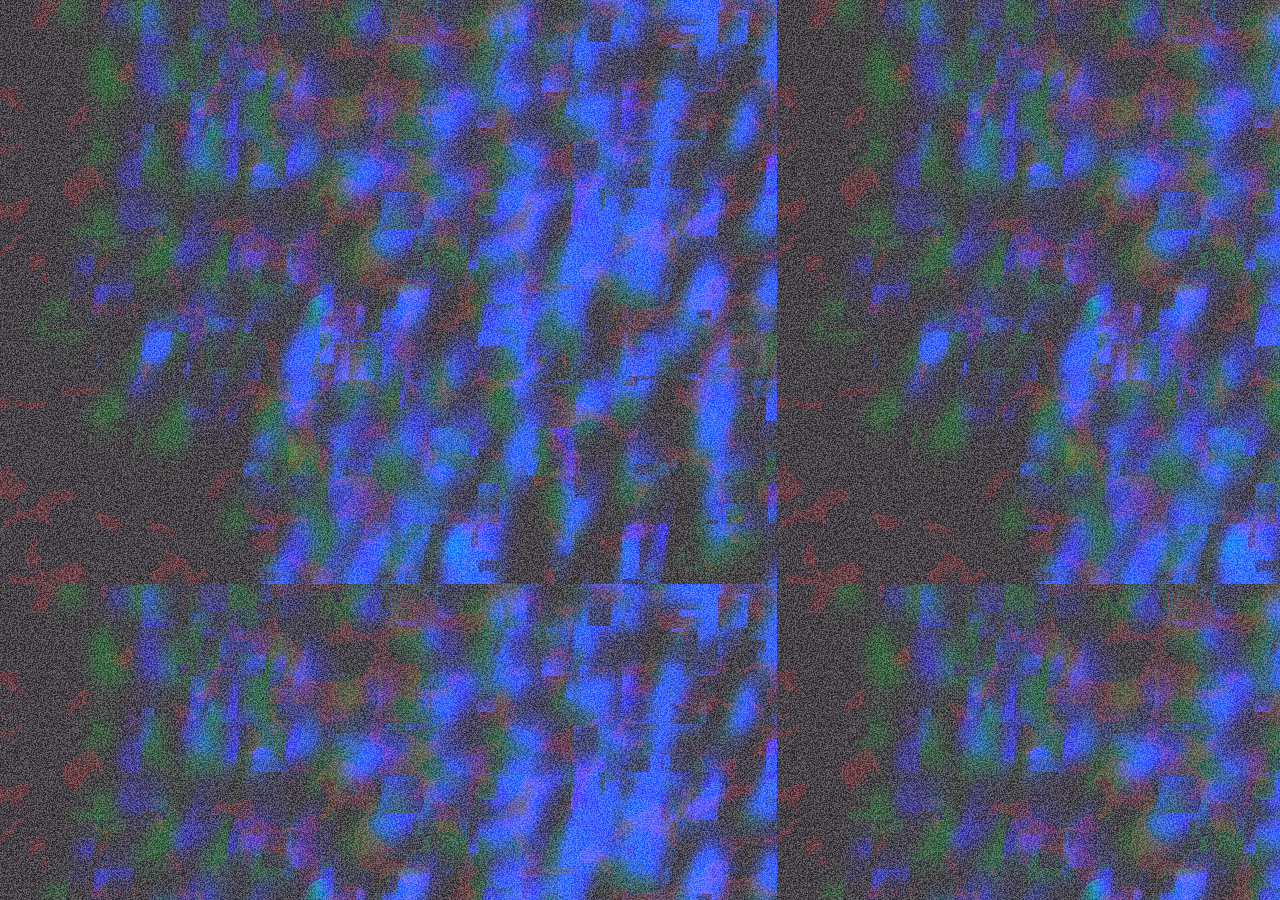
<file: index.html>
<!DOCTYPE html>
<html lang="en">
  <head>
    <meta charset="UTF-8">
    <meta name="viewport" content="width=device-width, initial-scale=1.0">
    <title>𝐟𝐨𝓈𝐭𝐞𝓻𝐢𝐧𝓰 𝓫𝐥𝐢𝓈𝓈 •.”]</title>
    <link rel="stylesheet" href="style.css">
  </head>
  <body><center>
  <div style="width: 187px; height: 213px; background-image: url('https://i.imgur.com/04SQOnr.gif'); border: none;">
<center>
<div style="width: 140px; height: 10px; border: none;"></div>

<div style="width: 162px; height: 155px; overflow: auto; border: none;">
<font color="#4e4e4e" face="verdana" size="1">

<marquee behavior="scroll" direction="up" scrollamount="2">
<center>
⠀
<br>
♡  coming soon ♡
<br>
<br>
<br>⠀⠀
<br>
<br>
<br>
<br>

</marquee>

</font>
</div>
</center>
</div>
</body>
</file>
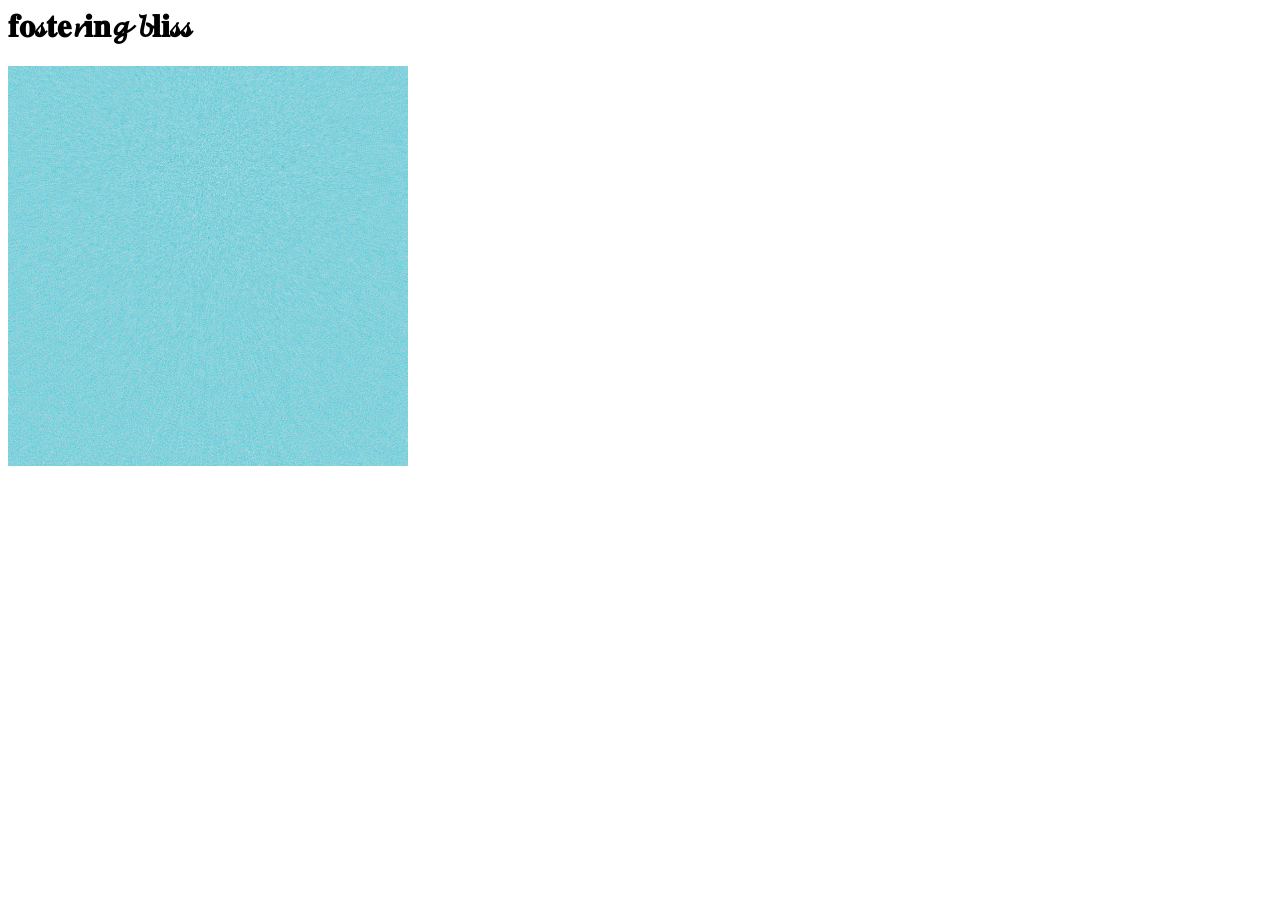
<file: test.html>
<html>
  		<head>
          
          <title></title>
          
 		 </head>
  <body>
    <h1> 𝐟𝐨𝓈𝐭𝐞𝓻𝐢𝐧𝓰 𝓫𝐥𝐢𝓈𝓈</h1>
  </body>
  
  <img id="img" src="divbacks.png" style="width: 400px; height: 400px;">
  
  			<script>
  					document.getElementById("img") .addEventListener("mouseover", changeimage);
            document.getElementById("img") .addEventListener("mouseleave", changeimage2);
              
              function changeimage() {
              
              		var image = document.getElementById("img").src ="1.png" ;
              }
  
              function changeimage2() {
              
              		var image = document.getElementById("img").src ="divbacks.png" ;
              }
  </script>
</html>
</file>
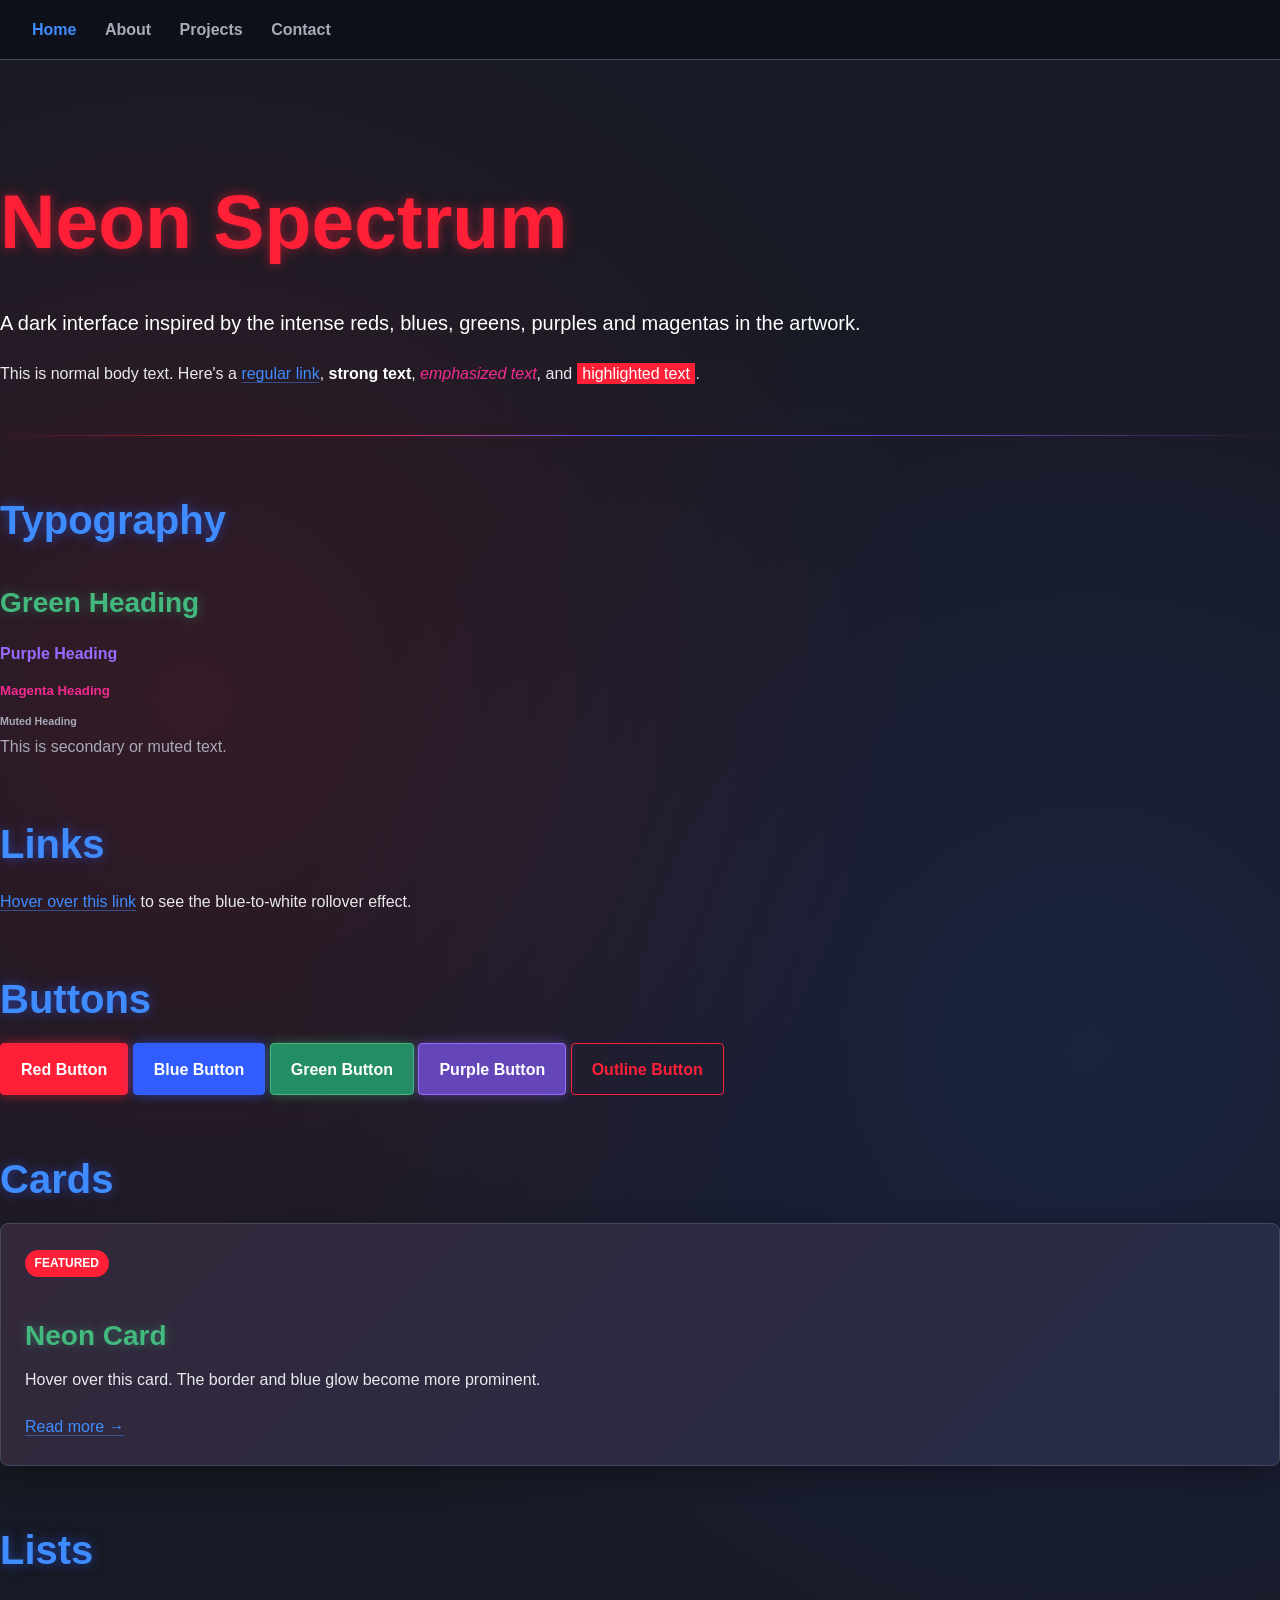
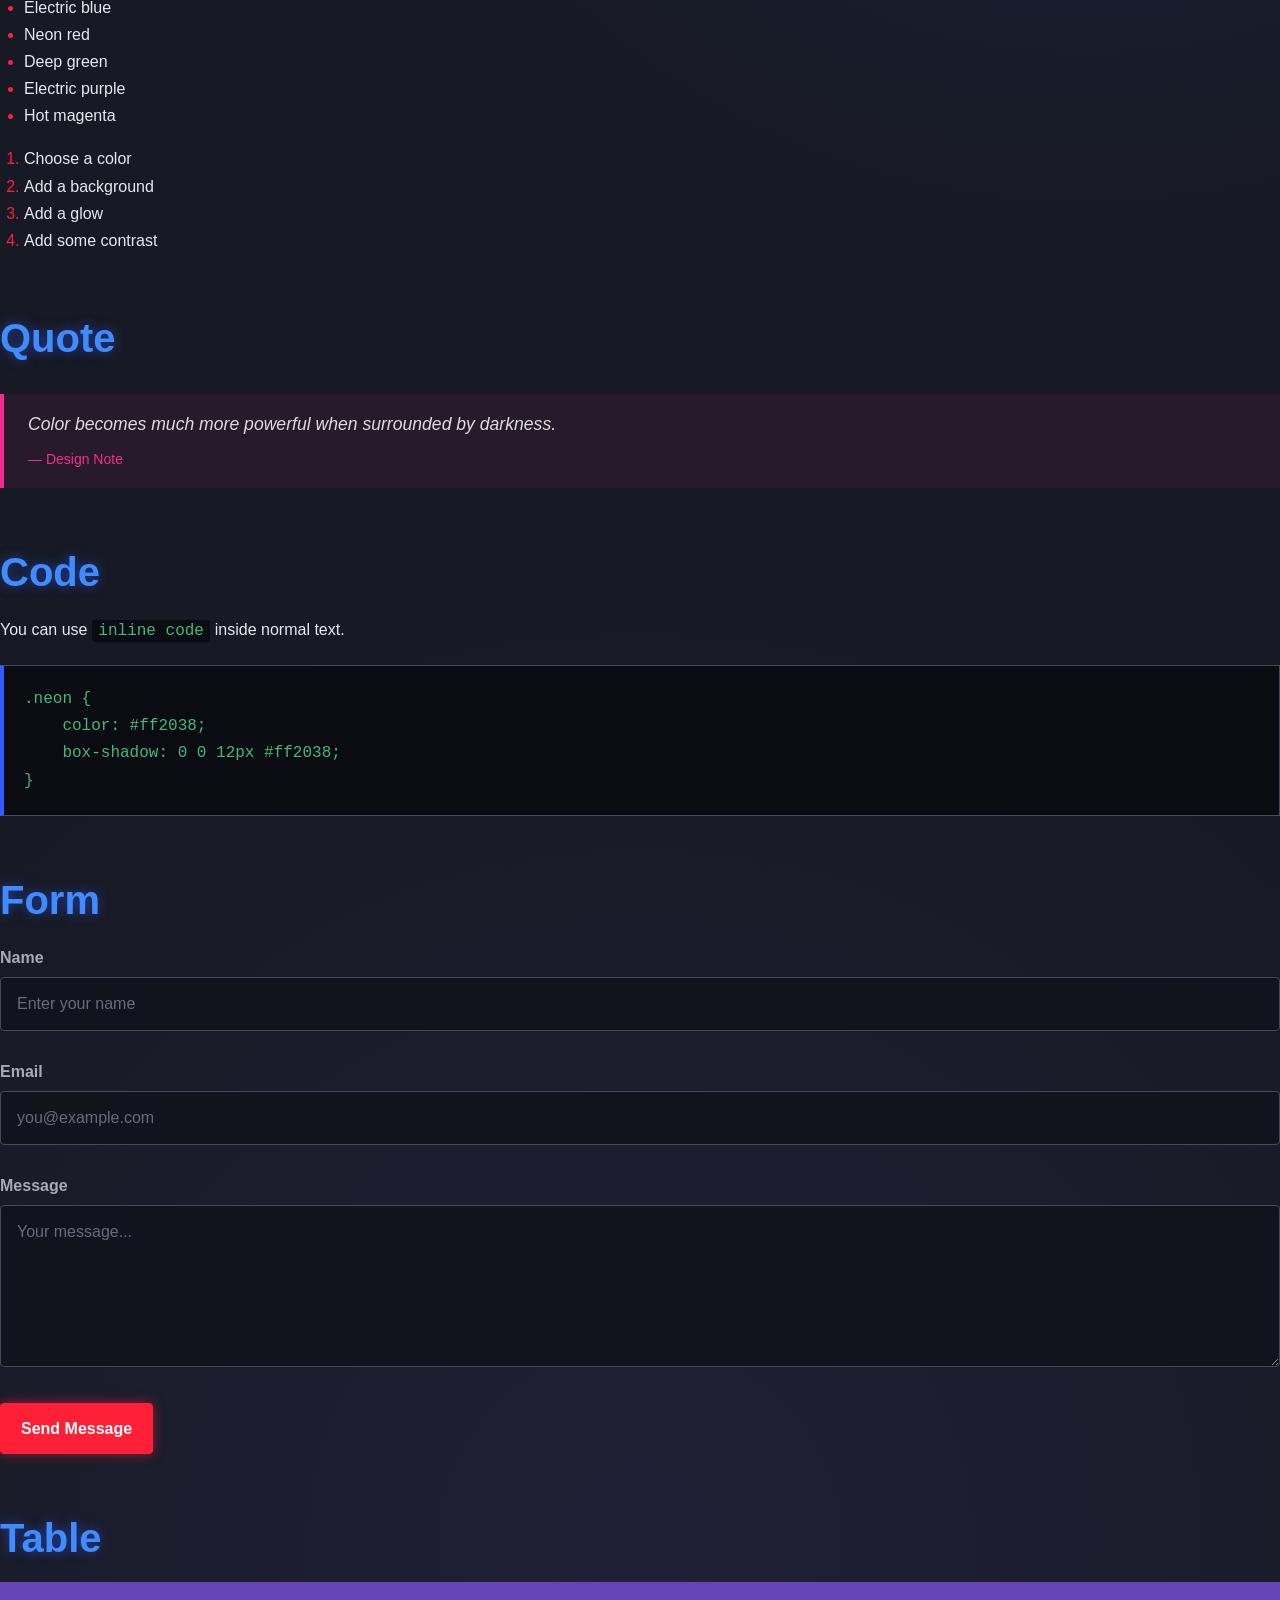
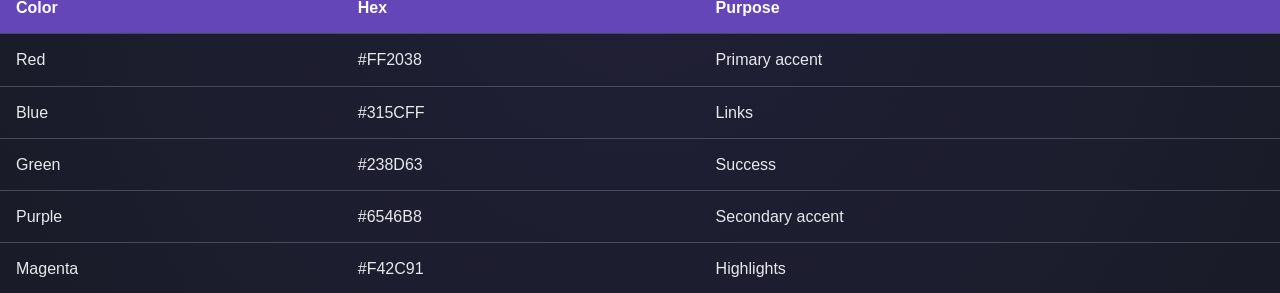
<file: test1.html>
<!DOCTYPE html>
<html lang="en">
<head>
    <meta charset="UTF-8">
    <meta name="viewport" content="width=device-width, initial-scale=1.0">

    <title>Neon Color Theme</title>

    <link rel="stylesheet" href="stylez.css">
</head>

<body>

<nav>
    <a href="#" class="active">Home</a>
    <a href="#about">About</a>
    <a href="#projects">Projects</a>
    <a href="#contact">Contact</a>
</nav>


<main>

    <h1>Neon Spectrum</h1>

    <p class="lead">
        A dark interface inspired by the intense reds, blues,
        greens, purples and magentas in the artwork.
    </p>

    <p>
        This is normal body text. Here's a
        <a href="#">regular link</a>,
        <strong>strong text</strong>,
        <em>emphasized text</em>,
        and <mark>highlighted text</mark>.
    </p>


    <hr>


    <h2>Typography</h2>

    <h3>Green Heading</h3>
    <h4>Purple Heading</h4>
    <h5>Magenta Heading</h5>
    <h6>Muted Heading</h6>

    <p class="muted">
        This is secondary or muted text.
    </p>


    <h2>Links</h2>

    <p>
        <a href="#">Hover over this link</a> to see the
        blue-to-white rollover effect.
    </p>


    <h2>Buttons</h2>

    <p>
        <button>Red Button</button>

        <a href="#" class="button button-blue">
            Blue Button
        </a>

        <a href="#" class="button button-green">
            Green Button
        </a>

        <a href="#" class="button button-purple">
            Purple Button
        </a>

        <a href="#" class="button button-outline">
            Outline Button
        </a>
    </p>


    <h2>Cards</h2>

    <div class="card">

        <span class="badge badge-red">FEATURED</span>

        <h3>Neon Card</h3>

        <p>
            Hover over this card. The border and blue glow
            become more prominent.
        </p>

        <a href="#">Read more →</a>

    </div>


    <h2>Lists</h2>

    <ul>
        <li>Electric blue</li>
        <li>Neon red</li>
        <li>Deep green</li>
        <li>Electric purple</li>
        <li>Hot magenta</li>
    </ul>

    <ol>
        <li>Choose a color</li>
        <li>Add a background</li>
        <li>Add a glow</li>
        <li>Add some contrast</li>
    </ol>


    <h2>Quote</h2>

    <blockquote>
        Color becomes much more powerful when surrounded
        by darkness.
        <cite>— Design Note</cite>
    </blockquote>


    <h2>Code</h2>

    <p>
        You can use <code>inline code</code> inside normal text.
    </p>

<pre><code>.neon {
    color: #ff2038;
    box-shadow: 0 0 12px #ff2038;
}</code></pre>


    <h2>Form</h2>

    <form>

        <label for="name">Name</label>
        <input
            type="text"
            id="name"
            placeholder="Enter your name"
        >

        <br><br>

        <label for="email">Email</label>
        <input
            type="email"
            id="email"
            placeholder="you@example.com"
        >

        <br><br>

        <label for="message">Message</label>
        <textarea
            id="message"
            rows="5"
            placeholder="Your message..."
        ></textarea>

        <br><br>

        <button type="submit">
            Send Message
        </button>

    </form>


    <h2>Table</h2>

    <table>

        <thead>
            <tr>
                <th>Color</th>
                <th>Hex</th>
                <th>Purpose</th>
            </tr>
        </thead>

        <tbody>
            <tr>
                <td>Red</td>
                <td>#FF2038</td>
                <td>Primary accent</td>
            </tr>

            <tr>
                <td>Blue</td>
                <td>#315CFF</td>
                <td>Links</td>
            </tr>

            <tr>
                <td>Green</td>
                <td>#238D63</td>
                <td>Success</td>
            </tr>

            <tr>
                <td>Purple</td>
                <td>#6546B8</td>
                <td>Secondary accent</td>
            </tr>

            <tr>
                <td>Magenta</td>
                <td>#F42C91</td>
                <td>Highlights</td>
            </tr>
        </tbody>

    </table>

</main>

</body>
</html>
</file>
<file: style.css>
body {
    background: white;
    background-image: url("newblueback.png");
    color: black;
    font-family: Terminal, monospace;
    font-size: 8pt;

    
scrollbar-3dlight-color: #40697B;
scrollbar-arrow-color: #40697B;
scrollbar-base-color: #40697B;
scrollbar-darkshadow-color: #40697B;
scrollbar-face-color: #284653;
scrollbar-highlight-color: #40697B;
scrollbar-shadow-color: #40697B;
scrollbar-track-color: #40697B}
}

a:link,
a:visited {
    color: skyblue;
    font-size: 8pt;
}

a:link {
    text-decoration: overline;
}

a:visited {
    text-decoration: none;
}

a:hover {
    color: plum;
    background: skyblue;
    border: 1px solid plum;
    cursor: default;
}

a:active {
    color: plum;
    text-decoration: none;
}

b {
    color: plum;
    font-weight: normal;
}

u {
    color: skyblue;
}

i {
    color: plum;
    font-style: italic;
}

s {
    color: black;
    text-decoration: line-through;
}

input,
textarea {
    border: 1px solid skyblue;
    background: plum;
    color: skyblue;
    font-family: inherit;
    font-size: inherit;
}

hr {
    width: 170px;
    height: 7px;
    border: 1px solid skyblue;
}

.side-nav {
    ul {
        list-style: none;
        padding: 0;
        margin: 0;
    }

    li {
        margin: 2px 0 2px 0;
    }

    li:hover {
        background-color: rgba(0, 0, 255, 0.2);
    }
}
</file>
<file: stylez.css>
/* =========================================================
   NEON ABSTRACT COLOR THEME
   ========================================================= */

:root {
    /* Main palette */
    --bg:          #171a24;
    --bg-dark:     #0d1018;
    --bg-light:    #24283a;

    --text:        #e8e8ed;
    --text-muted:  #a9a9b8;

    --red:         #ff2038;
    --red-dark:    #c9102b;

    --blue:        #315cff;
    --blue-light:  #3e8cff;

    --green:       #238d63;
    --green-light: #43b97e;

    --purple:      #6546b8;
    --purple-light:#956cff;

    --magenta:     #f42c91;

    --border:      #46495c;

    /* Effects */
    --glow-red:    0 0 12px rgba(255, 32, 56, .55);
    --glow-blue:   0 0 12px rgba(49, 92, 255, .55);
    --glow-green:  0 0 12px rgba(67, 185, 126, .45);
    --glow-purple: 0 0 12px rgba(149, 108, 255, .45);

    --radius: 4px;
}


/* =========================================================
   GLOBAL
   ========================================================= */

* {
    box-sizing: border-box;
}

html {
    scroll-behavior: smooth;
}

body {
    margin: 0;
    padding: 0;

    background:
        radial-gradient(circle at 15% 20%, rgba(255, 32, 56, .12), transparent 25%),
        radial-gradient(circle at 85% 30%, rgba(49, 92, 255, .12), transparent 30%),
        radial-gradient(circle at 50% 90%, rgba(101, 70, 184, .12), transparent 30%),
        var(--bg);

    color: var(--text);

    font-family:
        Inter,
        "Segoe UI",
        Arial,
        sans-serif;

    font-size: 16px;
    line-height: 1.7;
}


/* =========================================================
   TEXT
   ========================================================= */

h1,
h2,
h3,
h4,
h5,
h6 {
    margin-top: 1.5em;
    margin-bottom: .5em;

    line-height: 1.2;
    color: #fff;

    font-weight: 700;
}

h1 {
    font-size: clamp(2.5rem, 6vw, 5rem);
    color: var(--red);
    text-shadow: var(--glow-red);
}

h2 {
    font-size: 2.5rem;
    color: var(--blue-light);
    text-shadow: var(--glow-blue);
}

h3 {
    font-size: 1.75rem;
    color: var(--green-light);
    text-shadow: var(--glow-green);
}

h4 {
    color: var(--purple-light);
}

h5 {
    color: var(--magenta);
}

h6 {
    color: var(--text-muted);
}

p {
    color: var(--text);
    margin: 0 0 1.25rem;
}

.lead {
    font-size: 1.25rem;
    color: #fff;
}

.muted {
    color: var(--text-muted);
}

.small {
    font-size: .875rem;
}

strong {
    color: #fff;
}

em {
    color: var(--magenta);
}

mark {
    background: var(--red);
    color: #fff;
    padding: .1em .35em;
}


/* =========================================================
   LINKS
   ========================================================= */

a {
    color: var(--blue-light);
    text-decoration: underline;
    text-decoration-color: rgba(62, 140, 255, .45);
    text-underline-offset: 3px;

    transition:
        color .2s ease,
        text-shadow .2s ease,
        text-decoration-color .2s ease;
}

a:visited {
    color: var(--purple-light);
}

a:hover {
    color: #fff;
    text-decoration-color: var(--red);
    text-shadow: var(--glow-blue);
}

a:active {
    color: var(--red);
}

a:focus-visible {
    outline: 2px solid var(--magenta);
    outline-offset: 4px;
}


/* =========================================================
   NAVIGATION
   ========================================================= */

nav {
    background: rgba(13, 16, 24, .9);
    border-bottom: 1px solid var(--border);
    padding: 1rem 2rem;

    position: sticky;
    top: 0;
    z-index: 100;

    backdrop-filter: blur(12px);
}

nav a {
    display: inline-block;
    margin-right: 1.5rem;

    color: var(--text-muted);
    text-decoration: none;
    font-weight: 600;

    transition: .2s ease;
}

nav a:hover {
    color: var(--red);
    transform: translateY(-2px);
    text-shadow: var(--glow-red);
}

nav a.active {
    color: var(--blue-light);
}


/* =========================================================
   BUTTONS
   ========================================================= */

button,
.button {
    display: inline-block;

    padding: .7rem 1.25rem;

    border: 1px solid var(--red);
    border-radius: var(--radius);

    background: var(--red);
    color: white;

    font: inherit;
    font-weight: 700;

    cursor: pointer;
    text-decoration: none;

    box-shadow: var(--glow-red);

    transition:
        background .2s ease,
        border-color .2s ease,
        box-shadow .2s ease,
        transform .2s ease;
}

button:hover,
.button:hover {
    background: #ff4b5e;
    border-color: #ff7180;

    box-shadow:
        0 0 8px var(--red),
        0 0 25px rgba(255, 32, 56, .5);

    transform: translateY(-2px);
}

button:active,
.button:active {
    transform: translateY(0);
}

.button-blue {
    background: var(--blue);
    border-color: var(--blue);

    box-shadow: var(--glow-blue);
}

.button-blue:hover {
    background: var(--blue-light);
}

.button-green {
    background: var(--green);
    border-color: var(--green-light);

    box-shadow: var(--glow-green);
}

.button-purple {
    background: var(--purple);
    border-color: var(--purple-light);

    box-shadow: var(--glow-purple);
}

.button-outline {
    background: transparent;
    color: var(--red);
    box-shadow: none;
}

.button-outline:hover {
    background: var(--red);
    color: #fff;
}


/* =========================================================
   PANELS / CARDS
   ========================================================= */

.card {
    padding: 1.5rem;

    background:
        linear-gradient(
            135deg,
            rgba(255, 32, 56, .07),
            rgba(49, 92, 255, .07)
        ),
        var(--bg-light);

    border: 1px solid var(--border);
    border-radius: 8px;

    box-shadow:
        0 10px 30px rgba(0, 0, 0, .3);

    transition:
        border-color .25s ease,
        transform .25s ease,
        box-shadow .25s ease;
}

.card:hover {
    border-color: var(--blue);
    transform: translateY(-4px);

    box-shadow:
        0 15px 40px rgba(0, 0, 0, .4),
        var(--glow-blue);
}


/* =========================================================
   BLOCKQUOTE
   ========================================================= */

blockquote {
    margin: 2rem 0;
    padding: 1rem 1.5rem;

    border-left: 4px solid var(--magenta);

    background: rgba(244, 44, 145, .07);

    color: #ddd;
    font-size: 1.1rem;
    font-style: italic;
}

blockquote cite {
    display: block;
    margin-top: .5rem;

    color: var(--magenta);
    font-size: .875rem;
    font-style: normal;
}


/* =========================================================
   LISTS
   ========================================================= */

ul,
ol {
    padding-left: 1.5rem;
}

li::marker {
    color: var(--red);
}

ul ul li::marker {
    color: var(--blue-light);
}


/* =========================================================
   HORIZONTAL RULE
   ========================================================= */

hr {
    height: 1px;
    margin: 3rem 0;

    border: 0;

    background:
        linear-gradient(
            90deg,
            transparent,
            var(--red),
            var(--blue),
            var(--purple),
            transparent
        );

    box-shadow: 0 0 8px rgba(255, 32, 56, .3);
}


/* =========================================================
   CODE
   ========================================================= */

code {
    padding: .15rem .4rem;

    border-radius: 3px;

    background: #0a0c12;
    color: var(--green-light);

    font-family:
        "SFMono-Regular",
        Consolas,
        monospace;
}

pre {
    padding: 1.25rem;
    overflow-x: auto;

    background: #0a0c12;

    border: 1px solid var(--border);
    border-left: 4px solid var(--blue);

    color: var(--green-light);
}

pre code {
    padding: 0;
    background: none;
}


/* =========================================================
   FORMS
   ========================================================= */

label {
    display: block;
    margin-bottom: .4rem;

    color: var(--text-muted);
    font-weight: 600;
}

input,
textarea,
select {
    width: 100%;

    padding: .75rem 1rem;

    border: 1px solid var(--border);
    border-radius: var(--radius);

    background: #11141d;
    color: var(--text);

    font: inherit;

    transition:
        border-color .2s ease,
        box-shadow .2s ease;
}

input::placeholder,
textarea::placeholder {
    color: #686b7b;
}

input:hover,
textarea:hover,
select:hover {
    border-color: var(--blue);
}

input:focus,
textarea:focus,
select:focus {
    outline: none;

    border-color: var(--blue-light);

    box-shadow:
        0 0 0 3px rgba(49, 92, 255, .15),
        var(--glow-blue);
}


/* =========================================================
   TABLES
   ========================================================= */

table {
    width: 100%;
    border-collapse: collapse;
}

th,
td {
    padding: .75rem 1rem;
    text-align: left;

    border-bottom: 1px solid var(--border);
}

th {
    background: var(--purple);
    color: white;
}

tr:hover td {
    background: rgba(49, 92, 255, .08);
}


/* =========================================================
   BADGES
   ========================================================= */

.badge {
    display: inline-block;

    padding: .2rem .6rem;

    border-radius: 999px;

    background: var(--blue);
    color: #fff;

    font-size: .75rem;
    font-weight: 700;
}

.badge-red {
    background: var(--red);
}

.badge-green {
    background: var(--green);
}

.badge-purple {
    background: var(--purple);
}

.badge-pink {
    background: var(--magenta);
}


/* =========================================================
   SELECTION
   ========================================================= */

::selection {
    background: var(--red);
    color: #fff;
}


/* =========================================================
   SCROLLBAR
   ========================================================= */

::-webkit-scrollbar {
    width: 10px;
}

::-webkit-scrollbar-track {
    background: var(--bg-dark);
}

::-webkit-scrollbar-thumb {
    background: var(--purple);
    border-radius: 10px;
}

::-webkit-scrollbar-thumb:hover {
    background: var(--blue);
}
</file>
